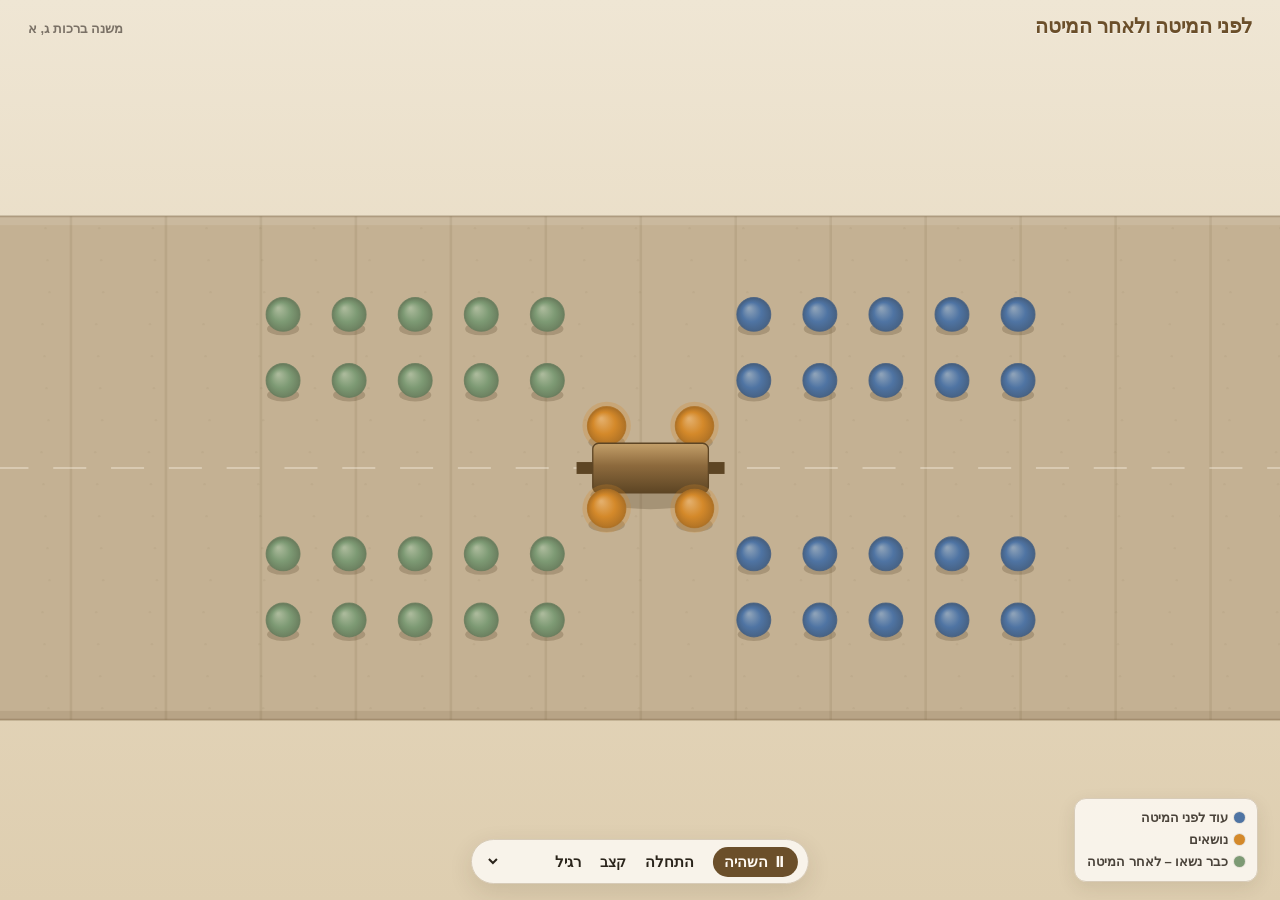
<file: חומרים/פרק ג/משנה א/לומדות/הדמיה-העברת-המיטה/sim2.html>
<!DOCTYPE html>
<html lang="he" dir="rtl">
<head>
<meta charset="UTF-8">
<meta name="viewport" content="width=device-width, initial-scale=1">
<title>לפני המיטה ולאחר המיטה</title>
<style>
  :root {
    --ink: #2a241b;
    --paper: rgba(251,247,239,.92);
    --line: #d7cbb8;
    --accent: #6b4f2a;
    --ui: "Assistant", "Heebo", "Segoe UI", "Arial", "Tahoma", sans-serif;
    --ser: "Frank Ruhl Libre", "David Libre", "David", "Times New Roman", serif;
  }
  * { box-sizing: border-box; }
  html, body {
    margin: 0;
    height: 100%;
    overflow: hidden;
    background: #e9dfcd;
    color: var(--ink);
    font-family: var(--ui);
  }
  canvas { display: block; width: 100%; height: 100%; cursor: default; }
  .bar {
    position: absolute; top: 0; right: 0; left: 0;
    display: flex; align-items: baseline; justify-content: space-between;
    padding: 14px 28px 0; pointer-events: none;
  }
  .bar h1 {
    margin: 0; font-family: var(--ser);
    font-size: clamp(18px, 1.6vw, 26px); font-weight: 700;
    color: var(--accent); text-shadow: 0 1px 0 rgba(255,255,255,.6);
  }
  .bar span { font-size: 13px; color: #7a7166; font-weight: 600; }
  .controls {
    position: absolute; bottom: 16px; left: 50%; transform: translateX(-50%);
    display: flex; align-items: center; gap: 8px;
    background: var(--paper); border: 1px solid var(--line);
    border-radius: 999px; padding: 6px 10px 6px 14px;
    box-shadow: 0 8px 24px rgba(60,45,20,.12); direction: rtl;
  }
  button, select {
    font-family: var(--ui); font-size: 15px; font-weight: 700;
    border: 0; background: transparent; color: var(--ink);
    padding: 6px 11px; border-radius: 999px; cursor: pointer;
  }
  button:hover, select:hover { background: #efe7d8; }
  button.primary { background: var(--accent); color: #fffaf3; }
  button.primary:hover { filter: brightness(1.08); }
  .legend {
    position: absolute; bottom: 18px; right: 22px;
    background: var(--paper); border: 1px solid var(--line);
    border-radius: 12px; padding: 8px 12px; font-size: 13px;
    font-weight: 700; color: #4a433a;
    box-shadow: 0 6px 18px rgba(60,45,20,.1);
    line-height: 1.7; user-select: none;
  }
  .legend.hidden { display: none; }
  .dot {
    display: inline-block; width: 11px; height: 11px; border-radius: 50%;
    margin-left: 6px; vertical-align: -1px; box-shadow: 0 0 0 1px rgba(0,0,0,.08);
  }
  .hidel {
    position: absolute; bottom: 22px; right: 22px;
    font-family: var(--ui); font-size: 13px; font-weight: 700; color: #6b4f2a;
    background: var(--paper); border: 1px solid var(--line);
    border-radius: 999px; padding: 6px 12px; cursor: pointer;
    box-shadow: 0 6px 18px rgba(60,45,20,.1);
  }
  .hidel.hidden { display: none; }
</style>
</head>
<body>
  <canvas id="c"></canvas>
  <div class="bar">
    <h1>לפני המיטה ולאחר המיטה</h1>
    <span>משנה ברכות ג, א</span>
  </div>
  <div class="legend" id="legend" title="לחצו להסתרה">
    <div><i class="dot" style="background:#4f74a3"></i>עוד לפני המיטה</div>
    <div><i class="dot" style="background:#d4892a"></i>נושאים</div>
    <div><i class="dot" style="background:#7d9a74"></i>כבר נשאו – לאחר המיטה</div>
  </div>
  <button type="button" class="hidel hidden" id="showLeg">מקרא</button>
  <div class="controls">
    <button type="button" class="primary" id="btnPlay">⏸ השהיה</button>
    <button type="button" id="btnRestart">התחלה</button>
    <label style="font-weight:700;font-size:14px;display:flex;align-items:center;gap:4px">קצב
      <select id="speed">
        <option value="0.6">איטי</option>
        <option value="1" selected>רגיל</option>
        <option value="1.5">מהיר</option>
        <option value="2">מהיר מאוד</option>
      </select>
    </label>
  </div>

<script>
(function () {
  const COL = {
    ahead:  [0x4f, 0x74, 0xa3],
    bearer: [0xd4, 0x89, 0x2a],
    behind: [0x7d, 0x9a, 0x74],
    wood: "#8d6a3d",
    woodDark: "#5d4524",
    woodLite: "#c4a06a"
  };
  const LANES = [-2, -1, 1, 2];
  const N_COLS = 5;          // fixed ranks in front and behind
  const LANE_GAP = 32;
  const LANE1 = 42;          // |y| of the inner walking lane
  const GAP = 32;
  const MARGIN = 22;         // gap between stretcher end and nearest rank
  const WALK = 50;
  const ST_W = 56;
  const ST_H = 24;
  const BX = ST_W * 0.38;    // bearer offset from stretcher center
  const BY = 20;
  const R = 8.2;
  const VIEW_W = 620;
  const HAND_EVERY = 5.0;
  const HAND_DUR = 2.4;
  const FIRST_HAND = 1.6;

  const canvas = document.getElementById("c");
  const ctx = canvas.getContext("2d");
  const btnPlay = document.getElementById("btnPlay");
  const btnRestart = document.getElementById("btnRestart");
  const speedEl = document.getElementById("speed");
  const legendEl = document.getElementById("legend");
  const showLeg = document.getElementById("showLeg");

  let W = 0, H = 0, dpr = 1, scale = 1;
  let playing = true, speed = 1, time = 0, camX = 0;
  let people = [], bearers = [];
  let stretcher = { x: 0, y: 0 };
  let handover = null, nextHand = FIRST_HAND, handovers = 0;
  let idSeq = 1;

  function lerp(a, b, t) { return a + (b - a) * t; }
  function clamp(v, a, b) { return Math.max(a, Math.min(b, v)); }
  function ease(t) { t = clamp(t, 0, 1); return t < 0.5 ? 2 * t * t : 1 - Math.pow(-2 * t + 2, 2) / 2; }
  function mix(a, b, t) { return [lerp(a[0], b[0], t), lerp(a[1], b[1], t), lerp(a[2], b[2], t)]; }
  function rgb(c, a) {
    return a == null ? "rgb(" + (c[0]|0) + "," + (c[1]|0) + "," + (c[2]|0) + ")"
                     : "rgba(" + (c[0]|0) + "," + (c[1]|0) + "," + (c[2]|0) + "," + a + ")";
  }
  function sx(x) { return (x - camX) * scale + W * 0.5; }
  function sy(y) { return y * scale + H * 0.52; }

  function laneY(lane) {
    const k = Math.abs(lane);
    return Math.sign(lane) * (LANE1 + (k - 1) * LANE_GAP);
  }
  function flankY(lane) {
    // one shoulder track per side; the pair runs in single file
    const outer = laneY(lane > 0 ? 2 : -2);
    return outer + Math.sign(lane) * 30;
  }
  function cornerOf(lane) {
    if (lane === -2) return 0; // rear top
    if (lane === -1) return 1; // front top
    if (lane === 1) return 2;  // front bottom
    return 3;                  // rear bottom
  }
  function laneOfCorner(c) {
    return c === 0 ? -2 : c === 1 ? -1 : c === 2 ? 1 : 2;
  }
  function firstX(sx0) { return sx0 + ST_W / 2 + MARGIN; }
  function backX(sx0) { return sx0 - ST_W / 2 - MARGIN; }

  function slotPos(role, col, lane, corner, sx0) {
    if (role === "bearer") {
      const front = (corner === 1 || corner === 2);
      const top = (corner === 0 || corner === 1);
      return { x: sx0 + (front ? BX : -BX), y: top ? -BY : BY };
    }
    if (role === "ahead") return { x: firstX(sx0) + col * GAP, y: laneY(lane) };
    return { x: backX(sx0) - col * GAP, y: laneY(lane) };
  }

  function makePerson(role, col, lane, corner) {
    const p = {
      id: idSeq++,
      role: role, col: col, lane: lane,
      corner: corner == null ? cornerOf(lane) : corner,
      x: 0, y: 0, r: R,
      move: null, // incoming | outgoing | advance | shift
      oldRole: role, oldCol: col, oldLane: lane, oldCorner: corner,
      phase: 0
    };
    people.push(p);
    return p;
  }

  function reset() {
    time = 0;
    camX = 0;
    idSeq = 1;
    people = [];
    bearers = [];
    stretcher = { x: 0, y: 0 };
    handover = null;
    nextHand = FIRST_HAND;
    handovers = 0;

    for (let i = 0; i < LANES.length; i++) {
      const lane = LANES[i];
      const c = cornerOf(lane);
      const p = makePerson("bearer", 0, lane, c);
      bearers.push(p);
    }
    for (let col = 0; col < N_COLS; col++) {
      for (let i = 0; i < LANES.length; i++) {
        makePerson("ahead", col, LANES[i], null);
        makePerson("behind", col, LANES[i], null);
      }
    }
    placeCruise();
  }

  function placeCruise() {
    const sx0 = stretcher.x;
    for (let i = 0; i < people.length; i++) {
      const p = people[i];
      const s = slotPos(p.role, p.col, p.lane, p.corner, sx0);
      p.x = s.x;
      p.y = s.y;
    }
  }

  function startHandover() {
    const last = N_COLS - 1;
    const incoming = people.filter(function (p) { return p.role === "ahead" && p.col === 0; });
    const outgoing = bearers.slice();
    const advancing = people.filter(function (p) { return p.role === "behind" && p.col === last; });
    const shiftBlue = people.filter(function (p) { return p.role === "ahead" && p.col > 0; });
    const shiftGreen = people.filter(function (p) { return p.role === "behind" && p.col < last; });

    function snapshot(p) {
      p.oldRole = p.role;
      p.oldCol = p.col;
      p.oldLane = p.lane;
      p.oldCorner = p.corner;
    }
    people.forEach(snapshot);

    // 4 blues nearest the bier take it
    incoming.forEach(function (p) {
      p.role = "bearer";
      p.corner = cornerOf(p.lane);
      p.move = "incoming";
    });
    // 4 bearers drop back just behind the bier and become green
    outgoing.forEach(function (p) {
      p.role = "behind";
      p.col = 0;
      p.lane = laneOfCorner(p.corner);
      p.move = "outgoing";
    });
    // remaining blues close one rank toward the bier
    shiftBlue.forEach(function (p) {
      p.col -= 1;
      p.move = "shift";
    });
    // remaining greens shift one rank farther back (room for the outgoing)
    shiftGreen.forEach(function (p) {
      p.col += 1;
      p.move = "shift";
    });
    // 4 rearmost greens run forward along the sides to the front and become blue
    advancing.forEach(function (p) {
      p.role = "ahead";
      p.col = last;
      p.move = "advance";
    });

    bearers = incoming.slice();
    handover = { t0: time };
    handovers++;
    nextHand = time + HAND_EVERY;
  }

  function bezierOrPath(p, u, sx0) {
    const uE = ease(u);
    if (p.move === "advance") {
      // Linear in u (not eased) so the pair on each shoulder stays a rank apart
      const a = slotPos(p.oldRole, p.oldCol, p.oldLane, p.oldCorner, sx0);
      const b = slotPos(p.role, p.col, p.lane, p.corner, sx0);
      const fy = flankY(p.oldLane);
      const follow = Math.abs(p.oldLane) === 1;
      function walk(pts, keys, uu) {
        let i = 0;
        while (i < keys.length - 2 && uu > keys[i + 1]) i++;
        const t = (uu - keys[i]) / (keys[i + 1] - keys[i]);
        return { x: lerp(pts[i].x, pts[i + 1].x, t), y: lerp(pts[i].y, pts[i + 1].y, t) };
      }
      if (!follow) {
        return walk(
          [a, { x: a.x, y: fy }, { x: b.x, y: fy }, b, b],
          [0, 0.18, 0.62, 0.80, 1]
        , u);
      }
      // Peel in AHEAD of the front rank, then slide back into the slot,
      // so we never pass through the leader already seated in the outer lane.
      return walk(
        [a,
         { x: a.x - GAP, y: a.y },
         { x: a.x - GAP, y: fy },
         { x: b.x - GAP, y: fy },
         { x: b.x + 28, y: fy },
         { x: b.x + 28, y: b.y },
         b],
        [0, 0.12, 0.24, 0.68, 0.80, 0.90, 1]
      , u);
    }
    if (p.move === "outgoing") {
      const a = slotPos(p.oldRole, p.oldCol, p.oldLane, p.oldCorner, sx0);
      const b = slotPos(p.role, p.col, p.lane, p.corner, sx0);
      // step backward and slightly out, then into the first green rank
      const mid = { x: (a.x + b.x) * 0.5 - 8, y: a.y + Math.sign(a.y || p.lane) * 10 };
      if (uE < 0.45) {
        const t = uE / 0.45;
        return { x: lerp(a.x, mid.x, t), y: lerp(a.y, mid.y, t) };
      }
      const t = (uE - 0.45) / 0.55;
      return { x: lerp(mid.x, b.x, t), y: lerp(mid.y, b.y, t) };
    }
    if (p.move === "incoming") {
      const a = slotPos(p.oldRole, p.oldCol, p.oldLane, p.oldCorner, sx0);
      const b = slotPos(p.role, p.col, p.lane, p.corner, sx0);
      const delay = 0.12;
      const t = ease(clamp((u - delay) / (1 - delay), 0, 1));
      return { x: lerp(a.x, b.x, t), y: lerp(a.y, b.y, t) };
    }
    const a = slotPos(p.oldRole, p.oldCol, p.oldLane, p.oldCorner, sx0);
    const b = slotPos(p.role, p.col, p.lane, p.corner, sx0);
    return { x: lerp(a.x, b.x, uE), y: lerp(a.y, b.y, uE) };
  }

  function tick(dt) {
    if (dt > 0.05) dt = 0.05;
    if (dt < 0) dt = 0;
    time += dt;
    stretcher.x += WALK * dt;
    stretcher.y = 0;

    if (!handover && time >= nextHand) startHandover();

    if (handover) {
      const u = (time - handover.t0) / HAND_DUR;
      if (u >= 1) {
        handover = null;
        people.forEach(function (p) { p.move = null; });
        placeCruise();
      } else {
        const sx0 = stretcher.x;
        for (let i = 0; i < people.length; i++) {
          const p = people[i];
          const q = p.move ? bezierOrPath(p, u, sx0) : slotPos(p.role, p.col, p.lane, p.corner, sx0);
          p.x = q.x;
          p.y = q.y;
        }
      }
    } else {
      placeCruise();
    }

    const march = time * 10;
    for (let i = 0; i < people.length; i++) people[i].phase = march;

    camX += (stretcher.x - camX) * 0.14;
  }

  function visColor(p) {
    if (handover && p.move) {
      const u = clamp((time - handover.t0) / HAND_DUR, 0, 1);
      // Quick, readable color changes (avoid muddy mid-mixes)
      if (p.move === "incoming") return mix(COL.ahead, COL.bearer, ease(clamp(u / 0.45, 0, 1)));
      if (p.move === "outgoing") return mix(COL.bearer, COL.behind, ease(clamp(u / 0.4, 0, 1)));
      if (p.move === "advance") return mix(COL.behind, COL.ahead, ease(clamp((u - 0.48) / 0.28, 0, 1)));
    }
    if (p.role === "bearer") return COL.bearer;
    if (p.role === "behind") return COL.behind;
    return COL.ahead;
  }

  function drawPerson(p) {
    const bob = Math.sin(p.phase) * 1.5;
    const x = sx(p.x), y = sy(p.y) + bob;
    const c = visColor(p);
    const isB = (handover && p.move === "incoming" && (time - handover.t0) / HAND_DUR > 0.45)
             || (p.role === "bearer" && (!handover || p.move !== "outgoing"));
    const rr = (p.r + (isB ? 1.1 : 0)) * scale;
    ctx.save();
    ctx.translate(x, y);
    ctx.beginPath();
    ctx.ellipse(0, rr * 0.8, rr * 0.95, rr * 0.38, 0, 0, Math.PI * 2);
    ctx.fillStyle = "rgba(70,50,25,0.22)";
    ctx.fill();
    if (isB) {
      ctx.beginPath();
      ctx.arc(0, -1, rr + 5, 0, Math.PI * 2);
      ctx.fillStyle = "rgba(212,137,42,0.26)";
      ctx.fill();
    }
    const lite = mix(c, [255, 245, 225], 0.35);
    const dark = mix(c, [40, 30, 20], 0.22);
    const g = ctx.createRadialGradient(-rr * 0.28, -rr * 0.42, 1, 0, 0, rr);
    g.addColorStop(0, rgb(lite));
    g.addColorStop(0.55, rgb(c));
    g.addColorStop(1, rgb(dark));
    ctx.beginPath();
    ctx.arc(0, -1, rr, 0, Math.PI * 2);
    ctx.fillStyle = g;
    ctx.fill();
    ctx.lineWidth = Math.max(1, 1.1 * scale * 0.5);
    ctx.strokeStyle = rgb(dark, 0.8);
    ctx.stroke();
    ctx.restore();
  }

  function roundRect(x, y, w, h, r) {
    ctx.beginPath();
    ctx.moveTo(x + r, y);
    ctx.arcTo(x + w, y, x + w, y + h, r);
    ctx.arcTo(x + w, y + h, x, y + h, r);
    ctx.arcTo(x, y + h, x, y, r);
    ctx.arcTo(x, y, x + w, y, r);
    ctx.closePath();
  }

  function drawStretcher() {
    const x = sx(stretcher.x), y = sy(stretcher.y);
    const w = ST_W * scale, h = ST_H * scale;
    ctx.save();
    ctx.translate(x, y);
    ctx.beginPath();
    ctx.ellipse(0, h * 0.55, w * 0.52, h * 0.28, 0, 0, Math.PI * 2);
    ctx.fillStyle = "rgba(70,50,25,0.24)";
    ctx.fill();
    ctx.fillStyle = COL.woodDark;
    ctx.fillRect(-w * 0.64, -h * 0.12, w * 1.28, h * 0.24);
    const g = ctx.createLinearGradient(0, -h / 2, 0, h / 2);
    g.addColorStop(0, COL.woodLite);
    g.addColorStop(0.45, COL.wood);
    g.addColorStop(1, COL.woodDark);
    roundRect(-w / 2, -h / 2, w, h, 7 * scale * 0.4);
    ctx.fillStyle = g;
    ctx.fill();
    ctx.strokeStyle = COL.woodDark;
    ctx.lineWidth = Math.max(1.2, 1.4 * scale * 0.45);
    ctx.stroke();
    ctx.restore();
  }

  function drawRoad() {
    const half = (Math.abs(flankY(2)) + 18) * scale;
    const oy = H * 0.52;
    const bg = ctx.createLinearGradient(0, 0, 0, H);
    bg.addColorStop(0, "#efe6d4");
    bg.addColorStop(0.5, "#e6d8be");
    bg.addColorStop(1, "#deceb0");
    ctx.fillStyle = bg;
    ctx.fillRect(0, 0, W, H);
    ctx.fillStyle = "#c4b193";
    ctx.fillRect(0, oy - half, W, half * 2);
    ctx.fillStyle = "rgba(255,255,255,0.10)";
    ctx.fillRect(0, oy - half, W, 9);
    ctx.fillStyle = "rgba(80,55,25,0.10)";
    ctx.fillRect(0, oy + half - 9, W, 9);
    ctx.strokeStyle = "rgba(93,69,36,0.28)";
    ctx.lineWidth = 2;
    ctx.beginPath();
    ctx.moveTo(0, oy - half); ctx.lineTo(W, oy - half);
    ctx.moveTo(0, oy + half); ctx.lineTo(W, oy + half);
    ctx.stroke();

    ctx.save();
    ctx.beginPath();
    ctx.rect(0, oy - half, W, half * 2);
    ctx.clip();

    // Transverse paving joints — scroll with the walking camera so motion is obvious
    const stripeW = 46 * scale;
    const shift = -((camX * scale) % stripeW);
    ctx.fillStyle = "rgba(93,69,36,0.10)";
    for (let x = shift - stripeW; x < W + stripeW; x += stripeW) {
      ctx.fillRect(x, oy - half, Math.max(2, 3 * scale * 0.4), half * 2);
    }

    // Dashed center line
    const dash = 16 * scale, gap = 12 * scale, period = dash + gap;
    const sh2 = -((camX * scale) % period);
    ctx.strokeStyle = "rgba(255,248,235,0.35)";
    ctx.lineWidth = Math.max(2, 2.4 * scale * 0.45);
    ctx.setLineDash([dash, gap]);
    ctx.lineDashOffset = -sh2;
    ctx.beginPath();
    ctx.moveTo(0, oy);
    ctx.lineTo(W, oy);
    ctx.stroke();
    ctx.setLineDash([]);

    ctx.fillStyle = "rgba(90,70,40,0.055)";
    const peb = 26;
    const sh3 = -((camX * scale) % (peb * scale));
    for (let x = sh3; x < W + 20; x += peb * scale) {
      for (let y = oy - half + 12; y < oy + half - 8; y += 32) {
        ctx.beginPath();
        ctx.arc(x + ((y * 13) % 9), y, 1.2, 0, Math.PI * 2);
        ctx.fill();
      }
    }
    ctx.restore();
  }

  function render() {
    ctx.clearRect(0, 0, W, H);
    drawRoad();
    const arr = people.slice().sort(function (a, b) { return a.y - b.y; });
    let drawn = false;
    for (let i = 0; i < arr.length; i++) {
      if (!drawn && arr[i].y > stretcher.y) { drawStretcher(); drawn = true; }
      drawPerson(arr[i]);
    }
    if (!drawn) drawStretcher();
  }

  function resize() {
    dpr = Math.min(window.devicePixelRatio || 1, 2);
    W = canvas.clientWidth;
    H = canvas.clientHeight;
    canvas.width = Math.round(W * dpr);
    canvas.height = Math.round(H * dpr);
    ctx.setTransform(dpr, 0, 0, dpr, 0, 0);
    scale = W / VIEW_W;
  }

  const STEP = 1 / 60;
  let acc = 0, last = performance.now(), raf = 0;
  function loop(now) {
    raf = requestAnimationFrame(loop);
    const raw = Math.min(0.05, (now - last) / 1000);
    last = now;
    if (playing) {
      acc += raw * speed;
      while (acc >= STEP) { tick(STEP); acc -= STEP; }
    }
    render();
  }

  function minDistAndOverlaps() {
    let minD = 1e9, overlaps = 0;
    for (let i = 0; i < people.length; i++)
      for (let j = i + 1; j < people.length; j++) {
        const d = Math.hypot(people[i].x - people[j].x, people[i].y - people[j].y);
        if (d < minD) minD = d;
        if (d < (people[i].r + people[j].r) * 0.7) overlaps++;
      }
    return { minDist: minD, overlaps: overlaps };
  }

  function getState() {
    const md = minDistAndOverlaps();
    let nAhead = 0, nBehind = 0, nBearers = 0, sumX = 0;
    let nBlueVis = 0, nGreenVis = 0, nOrangeVis = 0;
    let nAdvance = 0, nIncoming = 0, nOutgoing = 0;
    for (let i = 0; i < people.length; i++) {
      const p = people[i];
      sumX += p.x;
      if (p.role === "ahead") nAhead++;
      else if (p.role === "behind") nBehind++;
      else nBearers++;
      if (p.move === "advance") nAdvance++;
      if (p.move === "incoming") nIncoming++;
      if (p.move === "outgoing") nOutgoing++;
      const c = visColor(p);
      // classify by nearest palette color
      const da = Math.hypot(c[0]-COL.ahead[0], c[1]-COL.ahead[1], c[2]-COL.ahead[2]);
      const db = Math.hypot(c[0]-COL.bearer[0], c[1]-COL.bearer[1], c[2]-COL.bearer[2]);
      const dg = Math.hypot(c[0]-COL.behind[0], c[1]-COL.behind[1], c[2]-COL.behind[2]);
      if (db <= da && db <= dg) nOrangeVis++;
      else if (da <= dg) nBlueVis++;
      else nGreenVis++;
    }
    return {
      time: time,
      playing: playing,
      stretcherX: stretcher.x,
      meanX: people.length ? sumX / people.length : 0,
      camX: camX,
      nAhead: nAhead,
      nBehind: nBehind,
      nBearers: nBearers,
      nBlueVis: nBlueVis,
      nGreenVis: nGreenVis,
      nOrangeVis: nOrangeVis,
      nAdvance: nAdvance,
      nIncoming: nIncoming,
      nOutgoing: nOutgoing,
      handovers: handovers,
      inHandover: !!handover,
      people: people.length,
      minDist: md.minDist,
      overlaps: md.overlaps
    };
  }

  function setPlaying(v) {
    playing = !!v;
    btnPlay.textContent = playing ? "⏸ השהיה" : "▶ הפעלה";
    if (playing) last = performance.now();
  }

  btnPlay.addEventListener("click", function () { setPlaying(!playing); });
  btnRestart.addEventListener("click", function () { reset(); acc = 0; last = performance.now(); render(); });
  speedEl.addEventListener("change", function () { speed = parseFloat(speedEl.value); });
  legendEl.addEventListener("click", function () {
    legendEl.classList.add("hidden");
    showLeg.classList.remove("hidden");
  });
  showLeg.addEventListener("click", function () {
    showLeg.classList.add("hidden");
    legendEl.classList.remove("hidden");
  });
  document.addEventListener("keydown", function (ev) {
    if (ev.key === " " || ev.code === "Space") { ev.preventDefault(); setPlaying(!playing); }
    else if (ev.key === "Home" || ev.key === "r" || ev.key === "R") {
      reset(); acc = 0; last = performance.now(); render();
    }
  });
  window.addEventListener("resize", function () { resize(); render(); });
  document.addEventListener("visibilitychange", function () { last = performance.now(); });

  window.Sim = {
    play: function () { setPlaying(true); },
    pause: function () { setPlaying(false); },
    restart: function () { reset(); acc = 0; last = performance.now(); render(); },
    setSpeed: function (v) { speed = v; speedEl.value = String(v); },
    tick: function (dt) { tick(dt); render(); },
    stepFixed: function (n) { for (let i = 0; i < n; i++) tick(STEP); render(); },
    getState: getState,
    frameJPEG: function (q) { return canvas.toDataURL("image/jpeg", q || 0.88); },
    overlapPairs: function () {
      const pairs = [];
      for (let i = 0; i < people.length; i++)
        for (let j = i + 1; j < people.length; j++) {
          const d = Math.hypot(people[i].x - people[j].x, people[i].y - people[j].y);
          if (d < (people[i].r + people[j].r) * 0.7) {
            const a = people[i], b = people[j];
            pairs.push({
              d: +d.toFixed(2),
              a: {id:a.id, role:a.role, move:a.move, col:a.col, lane:a.lane, x:+a.x.toFixed(1), y:+a.y.toFixed(1)},
              b: {id:b.id, role:b.role, move:b.move, col:b.col, lane:b.lane, x:+b.x.toFixed(1), y:+b.y.toFixed(1)}
            });
          }
        }
      return pairs;
    },
    get time() { return time; }
  };

  resize();
  reset();
  render();
  setPlaying(true);
  last = performance.now();
  raf = requestAnimationFrame(loop);
})();
</script>
</body>
</html>
</file>
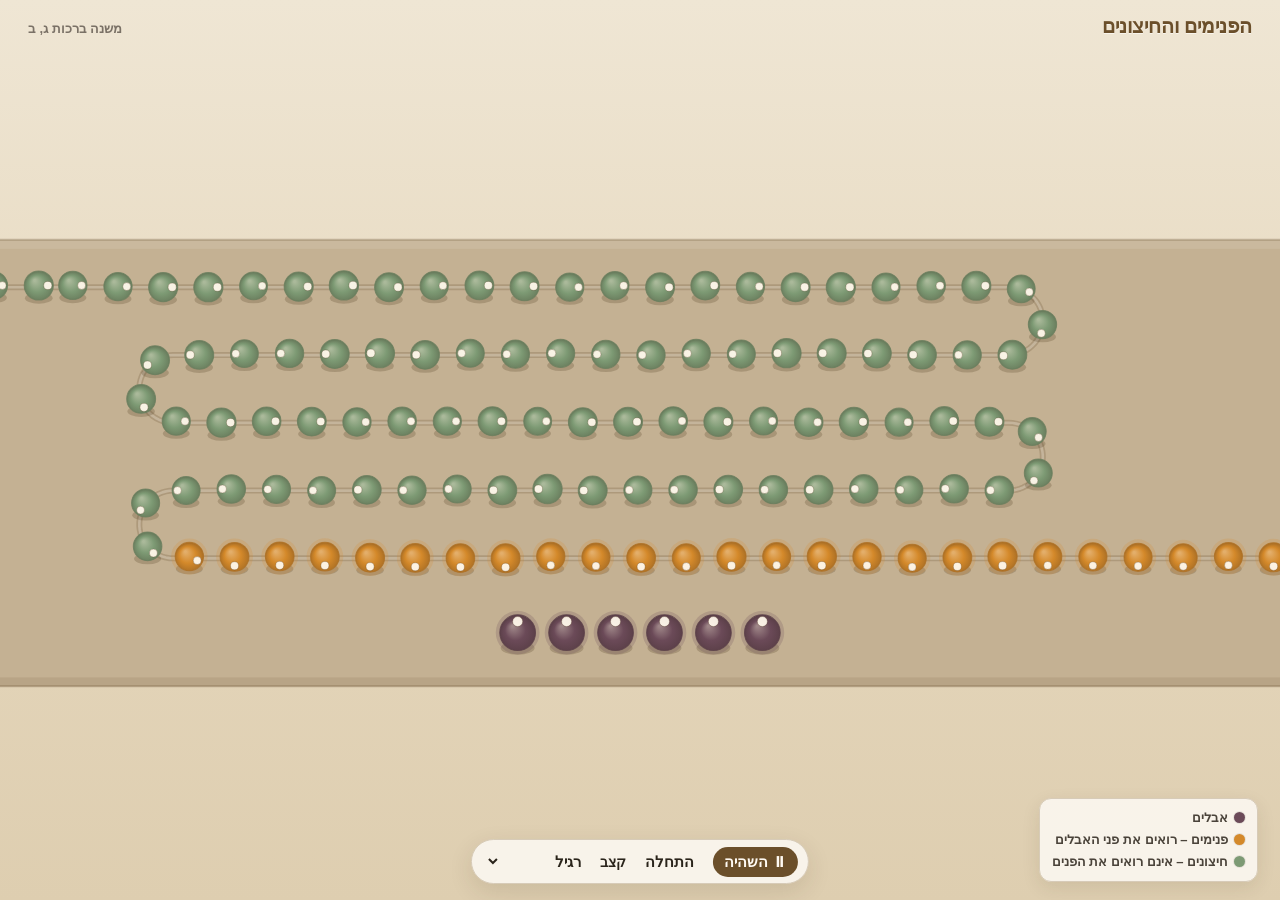
<file: חומרים/פרק ג/משנה ב/לומדות/הדמיה-העומדים-בשורה/shura.html>
<!DOCTYPE html>
<html lang="he" dir="rtl">
<head>
<meta charset="UTF-8">
<meta name="viewport" content="width=device-width, initial-scale=1">
<title>הפנימים והחיצונים</title>
<style>
  :root {
    --ink: #2a241b;
    --paper: rgba(251,247,239,.92);
    --line: #d7cbb8;
    --accent: #6b4f2a;
    --ui: "Assistant", "Heebo", "Segoe UI", "Arial", "Tahoma", sans-serif;
    --ser: "Frank Ruhl Libre", "David Libre", "David", "Times New Roman", serif;
  }
  * { box-sizing: border-box; }
  html, body {
    margin: 0;
    height: 100%;
    overflow: hidden;
    background: #e9dfcd;
    color: var(--ink);
    font-family: var(--ui);
  }
  canvas { display: block; width: 100%; height: 100%; cursor: default; }
  .bar {
    position: absolute; top: 0; right: 0; left: 0;
    display: flex; align-items: baseline; justify-content: space-between;
    padding: 14px 28px 0; pointer-events: none;
  }
  .bar h1 {
    margin: 0; font-family: var(--ser);
    font-size: clamp(18px, 1.6vw, 26px); font-weight: 700;
    color: var(--accent); text-shadow: 0 1px 0 rgba(255,255,255,.6);
  }
  .bar span { font-size: 13px; color: #7a7166; font-weight: 600; }
  .controls {
    position: absolute; bottom: 16px; left: 50%; transform: translateX(-50%);
    display: flex; align-items: center; gap: 8px;
    background: var(--paper); border: 1px solid var(--line);
    border-radius: 999px; padding: 6px 10px 6px 14px;
    box-shadow: 0 8px 24px rgba(60,45,20,.12); direction: rtl;
  }
  button, select {
    font-family: var(--ui); font-size: 15px; font-weight: 700;
    border: 0; background: transparent; color: var(--ink);
    padding: 6px 11px; border-radius: 999px; cursor: pointer;
  }
  button:hover, select:hover { background: #efe7d8; }
  button.primary { background: var(--accent); color: #fffaf3; }
  button.primary:hover { filter: brightness(1.08); }
  .legend {
    position: absolute; bottom: 18px; right: 22px;
    background: var(--paper); border: 1px solid var(--line);
    border-radius: 12px; padding: 8px 12px; font-size: 13px;
    font-weight: 700; color: #4a433a;
    box-shadow: 0 6px 18px rgba(60,45,20,.1);
    line-height: 1.7; user-select: none;
  }
  .legend.hidden { display: none; }
  .dot {
    display: inline-block; width: 11px; height: 11px; border-radius: 50%;
    margin-left: 6px; vertical-align: -1px; box-shadow: 0 0 0 1px rgba(0,0,0,.08);
  }
  .hidel {
    position: absolute; bottom: 22px; right: 22px;
    font-family: var(--ui); font-size: 13px; font-weight: 700; color: #6b4f2a;
    background: var(--paper); border: 1px solid var(--line);
    border-radius: 999px; padding: 6px 12px; cursor: pointer;
    box-shadow: 0 6px 18px rgba(60,45,20,.1);
  }
  .hidel.hidden { display: none; }
</style>
</head>
<body>
  <canvas id="c"></canvas>
  <div class="bar">
    <h1>הפנימים והחיצונים</h1>
    <span>משנה ברכות ג, ב</span>
  </div>
  <div class="legend" id="legend" title="לחצו להסתרה">
    <div><i class="dot" style="background:#6b4a58"></i>אבלים</div>
    <div><i class="dot" style="background:#d4892a"></i>פנימים – רואים את פני האבלים</div>
    <div><i class="dot" style="background:#7d9a74"></i>חיצונים – אינם רואים את הפנים</div>
  </div>
  <button type="button" class="hidel hidden" id="showLeg">מקרא</button>
  <div class="controls">
    <button type="button" class="primary" id="btnPlay">⏸ השהיה</button>
    <button type="button" id="btnRestart">התחלה</button>
    <label style="font-weight:700;font-size:14px;display:flex;align-items:center;gap:4px">קצב
      <select id="speed">
        <option value="0.6">איטי</option>
        <option value="1" selected>רגיל</option>
        <option value="1.5">מהיר</option>
        <option value="2">מהיר מאוד</option>
      </select>
    </label>
  </div>

<script>
(function () {
  const COL = {
    mourner: [0x6b, 0x4a, 0x58],
    inner:   [0xd4, 0x89, 0x2a],
    outer:   [0x7d, 0x9a, 0x74]
  };
  const N_MOURN = 6;
  const N_ROWS = 5;         // 0 = front row, along the mourners
  const SPACING = 24;
  const ROW_GAP = 36;
  const AISLE = 40;
  const MOURN_Y = 96;
  const MOURN_GAP = 26;
  const R = 7.6;
  const RM = 8.8;
  const VIEW_W = 680;
  const WALK = 52;
  const CAM_Y = 8;
  const X_LEFT = -248;
  const X_RIGHT = 196;
  const X_EXIT = 400;       // past the right edge of the view
  const X_ENTER = -400;     // past the left edge of the view

  const canvas = document.getElementById("c");
  const ctx = canvas.getContext("2d");
  const btnPlay = document.getElementById("btnPlay");
  const btnRestart = document.getElementById("btnRestart");
  const speedEl = document.getElementById("speed");
  const legendEl = document.getElementById("legend");
  const showLeg = document.getElementById("showLeg");

  let W = 0, H = 0, dpr = 1, scale = 1;
  let playing = true, speed = 1, time = 0;
  let people = [], mourners = [], comforters = [];
  let path = [], pathLen = 0, frontS = 0;
  let idSeq = 1, seed = 1;

  function rand() { seed = (seed * 16807) % 2147483647; return (seed - 1) / 2147483646; }
  function lerp(a, b, t) { return a + (b - a) * t; }
  function mix(a, b, t) { return [lerp(a[0], b[0], t), lerp(a[1], b[1], t), lerp(a[2], b[2], t)]; }
  function rgb(c, a) {
    return a == null ? "rgb(" + (c[0]|0) + "," + (c[1]|0) + "," + (c[2]|0) + ")"
                     : "rgba(" + (c[0]|0) + "," + (c[1]|0) + "," + (c[2]|0) + "," + a + ")";
  }
  function sx(x) { return x * scale + W * 0.5; }
  function sy(y) { return (y - CAM_Y) * scale + H * 0.52; }
  function rowY(row) { return (MOURN_Y - AISLE) - row * ROW_GAP; }

  function wrapS(s) {
    const L = pathLen;
    s = s % L;
    if (s < 0) s += L;
    return s;
  }

  function buildPath() {
    path = [];
    let s = 0, last = null;
    function push(x, y, isFront) {
      if (last) {
        const ds = Math.hypot(x - last.x, y - last.y);
        if (ds < 0.35) return;
        s += ds;
      }
      path.push({ x: x, y: y, s: s, isFront: !!isFront, face: 0 });
      last = path[path.length - 1];
    }
    function lineTo(x1, y1, isFront) {
      const x0 = last ? last.x : x1, y0 = last ? last.y : y1;
      const len = Math.hypot(x1 - x0, y1 - y0);
      const n = Math.max(1, Math.ceil(len / 2));
      for (let i = 1; i <= n; i++) {
        const t = i / n;
        push(x0 + (x1 - x0) * t, y0 + (y1 - y0) * t, isFront);
      }
    }
    // Semicircle at the right: from (X_RIGHT, y0) going +x to (X_RIGHT, y1) going -x
    function arcRight(y0, y1) {
      const cy = (y0 + y1) / 2, R = Math.abs(y1 - y0) / 2;
      const n = Math.max(10, Math.ceil(Math.PI * R / 2));
      for (let i = 1; i <= n; i++) {
        const th = -Math.PI / 2 + Math.PI * (i / n);
        push(X_RIGHT + R * Math.cos(th), cy + R * Math.sin(th), false);
      }
    }
    // Semicircle at the left: from (X_LEFT, y0) going -x to (X_LEFT, y1) going +x
    function arcLeft(y0, y1) {
      const cy = (y0 + y1) / 2, R = Math.abs(y1 - y0) / 2;
      const n = Math.max(10, Math.ceil(Math.PI * R / 2));
      for (let i = 1; i <= n; i++) {
        const th = -Math.PI / 2 - Math.PI * (i / n);
        push(X_LEFT + R * Math.cos(th), cy + R * Math.sin(th), false);
      }
    }

    const yBack = rowY(N_ROWS - 1);
    push(X_ENTER, yBack, false);
    // Back row is even-indexed when N_ROWS is odd (row 4 of 0..4): goes right, like the front
    for (let row = N_ROWS - 1; row >= 0; row--) {
      const y = rowY(row);
      const goingRight = (row % 2 === 0);
      const isFront = (row === 0);
      if (row === N_ROWS - 1) {
        lineTo(goingRight ? X_RIGHT : X_LEFT, y, false);
      } else {
        // just arrived via U-turn at the start of this row
        lineTo(goingRight ? (isFront ? X_EXIT : X_RIGHT) : X_LEFT, y, isFront);
      }
      if (row === 0) break;
      const yNext = rowY(row - 1);
      if (goingRight) arcRight(y, yNext);
      else arcLeft(y, yNext);
    }

    pathLen = path[path.length - 1].s;
    // Tangents / travel facing
    for (let i = 0; i < path.length; i++) {
      const a = path[i === 0 ? 0 : i - 1];
      const b = path[i === path.length - 1 ? i : i + 1];
      const dx = b.x - a.x, dy = b.y - a.y;
      path[i].face = Math.atan2(dy, dx);
    }
    // Front-row start (first point marked isFront)
    frontS = pathLen;
    for (let i = 0; i < path.length; i++) {
      if (path[i].isFront) { frontS = path[i].s; break; }
    }
  }

  function atS(s) {
    s = wrapS(s);
    let lo = 0, hi = path.length - 1;
    while (lo < hi) {
      const mid = (lo + hi) >> 1;
      if (path[mid].s < s) lo = mid + 1;
      else hi = mid;
    }
    const i = Math.max(1, lo);
    const a = path[i - 1], b = path[i];
    const span = b.s - a.s || 1;
    const t = (s - a.s) / span;
    const x = lerp(a.x, b.x, t);
    const y = lerp(a.y, b.y, t);
    // shortest-arc face lerp
    let fa = a.face, fb = b.face, d = fb - fa;
    while (d > Math.PI) d -= Math.PI * 2;
    while (d < -Math.PI) d += Math.PI * 2;
    let face = fa + d * t;
    const isFront = (s >= frontS);
    // On the front row, turn to face the mourners (down, +y)
    if (isFront) {
      const blend = Math.min(1, (s - frontS) / 22);
      let fm = Math.PI / 2, df = fm - face;
      while (df > Math.PI) df -= Math.PI * 2;
      while (df < -Math.PI) df += Math.PI * 2;
      face = face + df * blend;
    }
    return { x: x, y: y, face: face, isFront: isFront, s: s };
  }

  function reset() {
    seed = 12345;
    idSeq = 1;
    time = 0;
    people = [];
    mourners = [];
    comforters = [];
    buildPath();

    for (let i = 0; i < N_MOURN; i++) {
      const p = {
        id: idSeq++, kind: "mourner",
        x: (i - (N_MOURN - 1) / 2) * MOURN_GAP,
        y: MOURN_Y,
        face: -Math.PI / 2,
        phase: 0,
        r: RM,
        isFront: false
      };
      mourners.push(p);
      people.push(p);
    }

    const n = Math.round(pathLen / SPACING);
    for (let i = 0; i < n; i++) {
      const p = {
        id: idSeq++, kind: "comforter",
        index: i,
        s: 0, x: 0, y: 0, face: 0,
        isFront: false, colorT: 0,
        phase: rand() * Math.PI * 2,
        r: R + (rand() - 0.5) * 0.4
      };
      comforters.push(p);
      people.push(p);
    }
    place(0);
  }

  function place(t) {
    const head = WALK * t;
    const n = comforters.length;
    for (let i = 0; i < n; i++) {
      const p = comforters[i];
      // i=0 is nearest the exit (head of the queue)
      p.s = wrapS(head - i * SPACING);
      const q = atS(p.s);
      p.x = q.x;
      p.y = q.y;
      p.face = q.face;
      p.isFront = q.isFront;
      p.colorT = q.isFront ? 1 : 0;
    }
    for (let i = 0; i < mourners.length; i++) {
      const m = mourners[i];
      m.x = (i - (N_MOURN - 1) / 2) * MOURN_GAP;
      m.y = MOURN_Y;
      m.face = -Math.PI / 2;
    }
  }

  function resize() {
    dpr = Math.min(window.devicePixelRatio || 1, 2);
    W = canvas.clientWidth;
    H = canvas.clientHeight;
    canvas.width = Math.round(W * dpr);
    canvas.height = Math.round(H * dpr);
    ctx.setTransform(dpr, 0, 0, dpr, 0, 0);
    scale = W / VIEW_W;
  }

  function tick(dt) {
    if (dt > 0.05) dt = 0.05;
    if (dt < 0) dt = 0;
    time += dt;
    place(time);
    for (let i = 0; i < comforters.length; i++) comforters[i].phase += dt * 7;
  }

  function roleColor(p) {
    if (p.kind === "mourner") return COL.mourner;
    return p.isFront ? COL.inner : COL.outer;
  }

  function drawPath() {
    if (path.length < 2) return;
    ctx.save();
    ctx.beginPath();
    ctx.moveTo(sx(path[0].x), sy(path[0].y));
    for (let i = 1; i < path.length; i++) ctx.lineTo(sx(path[i].x), sy(path[i].y));
    ctx.strokeStyle = "rgba(93,69,36,0.22)";
    ctx.lineWidth = Math.max(2, 3.2 * scale);
    ctx.lineCap = "round";
    ctx.lineJoin = "round";
    ctx.stroke();
    ctx.strokeStyle = "rgba(255,248,235,0.28)";
    ctx.lineWidth = Math.max(1, 1.4 * scale);
    ctx.stroke();
    ctx.restore();
  }

  function drawPerson(p) {
    const bob = p.kind === "mourner" ? 0 : Math.sin(p.phase) * 0.9;
    const x = sx(p.x), y = sy(p.y) + bob;
    const c = roleColor(p);
    const rr = (p.r + (p.kind === "mourner" ? 0.7 : 0)) * scale;
    ctx.save();
    ctx.translate(x, y);
    ctx.beginPath();
    ctx.ellipse(0, rr * 0.8, rr * 0.95, rr * 0.38, 0, 0, Math.PI * 2);
    ctx.fillStyle = "rgba(70,50,25,0.22)";
    ctx.fill();
    if (p.kind === "mourner") {
      ctx.beginPath();
      ctx.arc(0, -1, rr + 4, 0, Math.PI * 2);
      ctx.fillStyle = "rgba(107,74,88,0.22)";
      ctx.fill();
    } else if (p.isFront) {
      ctx.beginPath();
      ctx.arc(0, -1, rr + 4, 0, Math.PI * 2);
      ctx.fillStyle = "rgba(212,137,42,0.20)";
      ctx.fill();
    }
    const lite = mix(c, [255, 245, 225], 0.35);
    const dark = mix(c, [40, 30, 20], 0.22);
    const g = ctx.createRadialGradient(-rr * 0.28, -rr * 0.42, 1, 0, 0, rr);
    g.addColorStop(0, rgb(lite));
    g.addColorStop(0.55, rgb(c));
    g.addColorStop(1, rgb(dark));
    ctx.beginPath();
    ctx.arc(0, -1, rr, 0, Math.PI * 2);
    ctx.fillStyle = g;
    ctx.fill();
    ctx.lineWidth = Math.max(1, 1.1 * scale * 0.5);
    ctx.strokeStyle = rgb(dark, 0.8);
    ctx.stroke();
    const fx = Math.cos(p.face) * (rr * 0.62);
    const fy = Math.sin(p.face) * (rr * 0.62) - 1;
    ctx.beginPath();
    ctx.arc(fx, fy, Math.max(2.1, rr * 0.28), 0, Math.PI * 2);
    ctx.fillStyle = "rgba(255,248,235,0.95)";
    ctx.fill();
    ctx.strokeStyle = "rgba(80,55,30,0.35)";
    ctx.lineWidth = 0.8;
    ctx.stroke();
    ctx.restore();
  }

  function drawGround() {
    const bg = ctx.createLinearGradient(0, 0, 0, H);
    bg.addColorStop(0, "#efe6d4");
    bg.addColorStop(0.5, "#e6d8be");
    bg.addColorStop(1, "#deceb0");
    ctx.fillStyle = bg;
    ctx.fillRect(0, 0, W, H);
    const topY = sy(rowY(N_ROWS - 1) - ROW_GAP * 0.7);
    const botY = sy(MOURN_Y + 28);
    const y0 = Math.min(topY, botY), y1 = Math.max(topY, botY);
    ctx.fillStyle = "#c4b193";
    ctx.fillRect(0, y0, W, y1 - y0);
    ctx.fillStyle = "rgba(255,255,255,0.10)";
    ctx.fillRect(0, y0, W, 9);
    ctx.fillStyle = "rgba(80,55,25,0.10)";
    ctx.fillRect(0, y1 - 9, W, 9);
    ctx.strokeStyle = "rgba(93,69,36,0.28)";
    ctx.lineWidth = 2;
    ctx.beginPath();
    ctx.moveTo(0, y0); ctx.lineTo(W, y0);
    ctx.moveTo(0, y1); ctx.lineTo(W, y1);
    ctx.stroke();
  }

  function render() {
    ctx.clearRect(0, 0, W, H);
    drawGround();
    drawPath();
    const arr = people.slice().sort(function (a, b) { return a.y - b.y; });
    for (let i = 0; i < arr.length; i++) drawPerson(arr[i]);
  }

  const STEP = 1 / 60;
  let acc = 0, last = performance.now(), raf = 0;

  function loop(now) {
    raf = requestAnimationFrame(loop);
    const raw = Math.min(0.05, (now - last) / 1000);
    last = now;
    if (playing) {
      acc += raw * speed;
      while (acc >= STEP) { tick(STEP); acc -= STEP; }
    }
    render();
  }

  function minDistAndOverlaps() {
    let minD = 1e9, overlaps = 0;
    for (let i = 0; i < people.length; i++)
      for (let j = i + 1; j < people.length; j++) {
        const d = Math.hypot(people[i].x - people[j].x, people[i].y - people[j].y);
        if (d < minD) minD = d;
        if (d < (people[i].r + people[j].r) * 0.7) overlaps++;
      }
    return { minDist: minD, overlaps: overlaps };
  }

  function getState() {
    const md = minDistAndOverlaps();
    const half = VIEW_W / 2;
    let nAmber = 0, nSage = 0, nOffRight = 0, nOffLeft = 0, sumS = 0, sumX = 0;
    let minX = 1e9, maxX = -1e9;
    const samples = [];
    for (let i = 0; i < comforters.length; i++) {
      const p = comforters[i];
      sumS += p.s;
      sumX += p.x;
      if (p.x < minX) minX = p.x;
      if (p.x > maxX) maxX = p.x;
      if (p.isFront) nAmber++; else nSage++;
      if (p.x > half) nOffRight++;
      if (p.x < -half) nOffLeft++;
    }
    // Track a few people near the front-row entry and the exit
    const tracked = [0, 1, Math.max(0, nAmber - 1), nAmber, nAmber + 1].filter(function (i, k, a) {
      return i >= 0 && i < comforters.length && a.indexOf(i) === k;
    }).map(function (i) {
      const p = comforters[i];
      return { i: i, id: p.id, s: +p.s.toFixed(2), x: +p.x.toFixed(2), y: +p.y.toFixed(2), amber: p.isFront };
    });
    return {
      time: time,
      playing: playing,
      pathLen: pathLen,
      frontS: frontS,
      headS: comforters.length ? comforters[0].s : 0,
      meanS: comforters.length ? sumS / comforters.length : 0,
      meanX: comforters.length ? sumX / comforters.length : 0,
      minX: minX,
      maxX: maxX,
      nAmber: nAmber,
      nSage: nSage,
      nOffRight: nOffRight,
      nOffLeft: nOffLeft,
      nMourners: mourners.length,
      people: people.length,
      nComforters: comforters.length,
      mournerX: mourners.map(function (m) { return +m.x.toFixed(2); }),
      mournerY: mourners.map(function (m) { return +m.y.toFixed(2); }),
      minDist: md.minDist,
      overlaps: md.overlaps,
      tracked: tracked,
      walk: WALK
    };
  }

  function setPlaying(v) {
    playing = !!v;
    btnPlay.textContent = playing ? "⏸ השהיה" : "▶ הפעלה";
    if (playing) last = performance.now();
  }

  btnPlay.addEventListener("click", function () { setPlaying(!playing); });
  btnRestart.addEventListener("click", function () {
    reset(); acc = 0; last = performance.now(); render();
  });
  speedEl.addEventListener("change", function () { speed = parseFloat(speedEl.value); });
  legendEl.addEventListener("click", function () {
    legendEl.classList.add("hidden");
    showLeg.classList.remove("hidden");
  });
  showLeg.addEventListener("click", function () {
    showLeg.classList.add("hidden");
    legendEl.classList.remove("hidden");
  });
  document.addEventListener("keydown", function (ev) {
    if (ev.key === " " || ev.code === "Space") { ev.preventDefault(); setPlaying(!playing); }
    else if (ev.key === "Home" || ev.key === "r" || ev.key === "R") {
      reset(); acc = 0; last = performance.now(); render();
    }
  });
  window.addEventListener("resize", function () { resize(); render(); });
  document.addEventListener("visibilitychange", function () {
    last = performance.now();
  });

  window.Sim = {
    play: function () { setPlaying(true); },
    pause: function () { setPlaying(false); },
    restart: function () { reset(); acc = 0; last = performance.now(); render(); },
    setSpeed: function (v) { speed = v; speedEl.value = String(v); },
    tick: function (dt) { tick(dt); render(); },
    stepFixed: function (n) { for (let i = 0; i < n; i++) tick(STEP); render(); },
    getState: getState,
    frameJPEG: function (q) { return canvas.toDataURL("image/jpeg", q || 0.88); },
    get time() { return time; }
  };

  resize();
  reset();
  render();
  setPlaying(true);
  last = performance.now();
  raf = requestAnimationFrame(loop);
})();
</script>
</body>
</html>
</file>
